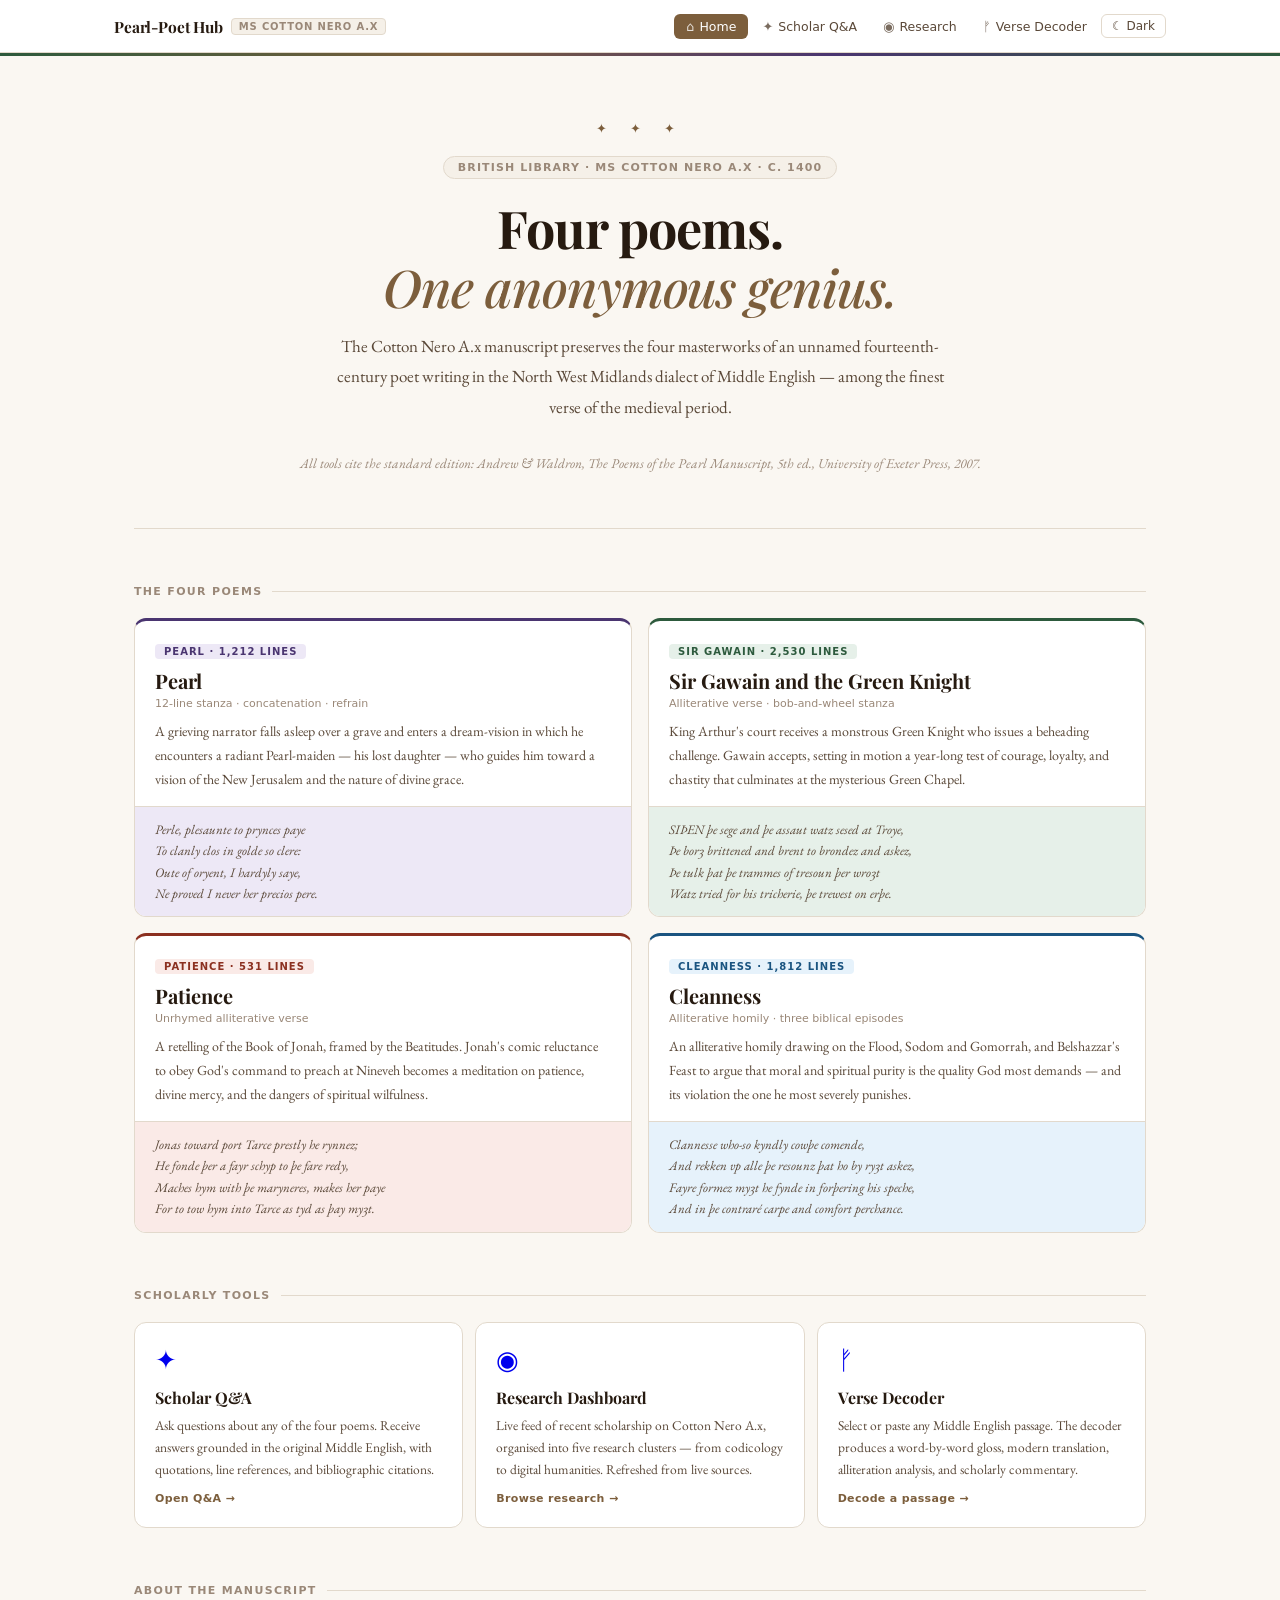
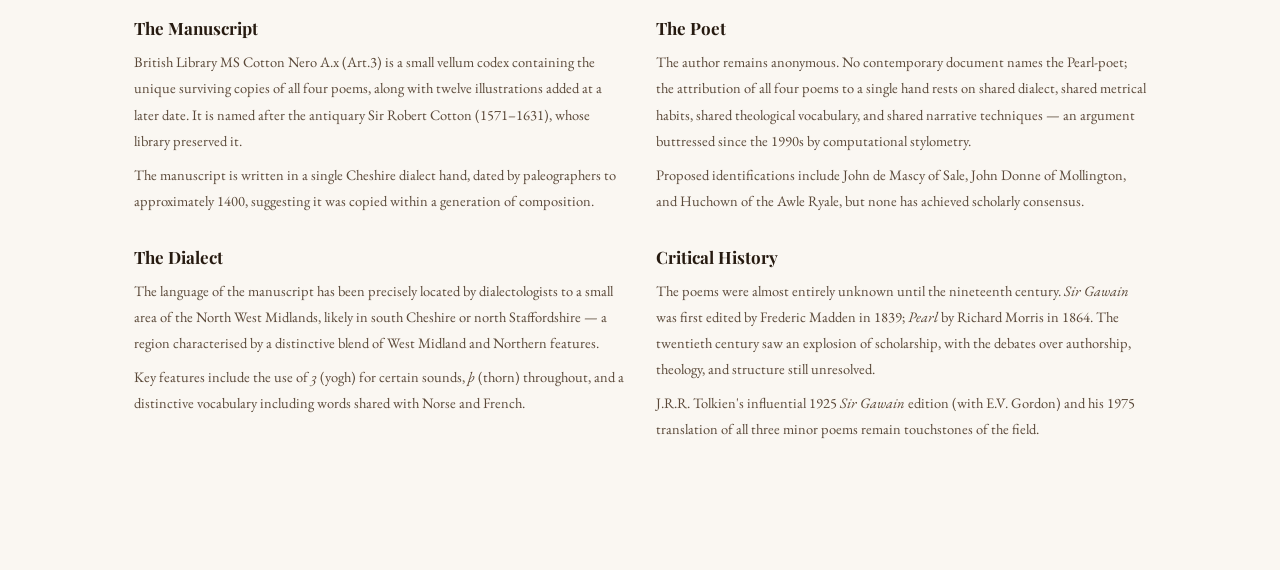
<file: index.html>
<!DOCTYPE html>
<html lang="en" data-theme="light">
<head>
  <meta charset="UTF-8">
  <meta name="viewport" content="width=device-width, initial-scale=1.0">
  <title>Cotton Nero A.x — Pearl-Poet Scholarly Hub</title>
  <link rel="preconnect" href="https://fonts.googleapis.com">
  <link rel="preconnect" href="https://fonts.gstatic.com" crossorigin>
  <link href="https://fonts.googleapis.com/css2?family=Playfair+Display:ital,wght@0,600;0,700;1,500&family=EB+Garamond:ital,wght@0,400;0,500;1,400&display=swap" rel="stylesheet">
  <link rel="stylesheet" href="style.css">
  <link rel="stylesheet" href="site.css">
</head>
<body class="fs-md">

<!-- ── Site Navigation ── -->
<nav class="site-nav">
  <div class="site-nav-inner">
    <a href="index.html" class="nav-brand">
      Pearl-Poet Hub
      <span class="nav-brand-ms">MS Cotton Nero A.x</span>
    </a>
    <div class="nav-links">
      <a href="index.html"   class="nav-link"><span class="nav-icon">⌂</span> <span>Home</span></a>
      <a href="qa.html"      class="nav-link"><span class="nav-icon">✦</span> <span>Scholar Q&amp;A</span></a>
      <a href="research.html"class="nav-link"><span class="nav-icon">◉</span> <span>Research</span></a>
      <a href="explore.html" class="nav-link"><span class="nav-icon">ᚠ</span> <span>Verse Decoder</span></a>
      <button id="nav-dark-btn" class="nav-dark-btn">☾ Dark</button>
    </div>
  </div>
</nav>
<div class="page-top-bar"></div>

<div class="home-container">

  <!-- ── Hero ── -->
  <div class="home-hero">
    <div class="ornament">✦ ✦ ✦</div>
    <span class="ms-tag">British Library · MS Cotton Nero A.x · c. 1400</span>
    <h1>Four poems.<br><em>One anonymous genius.</em></h1>
    <p class="lead">
      The Cotton Nero A.x manuscript preserves the four masterworks of an unnamed
      fourteenth-century poet writing in the North West Midlands dialect of Middle English —
      among the finest verse of the medieval period.
    </p>
    <p class="edition-note">All tools cite the standard edition: Andrew &amp; Waldron, <em>The Poems of the Pearl Manuscript</em>, 5th ed., University of Exeter Press, 2007.</p>
  </div>

  <!-- ── Poems ── -->
  <div class="home-section-label">The Four Poems</div>
  <div class="poem-grid">

    <a class="poem-card" data-poem="pearl" href="qa.html?poem=pearl">
      <div class="poem-card-top">
        <span class="poem-card-num">Pearl · 1,212 lines</span>
        <div class="poem-card-title">Pearl</div>
        <div class="poem-card-lines">12-line stanza · concatenation · refrain</div>
        <p class="poem-card-desc">A grieving narrator falls asleep over a grave and enters a dream-vision in which he encounters a radiant Pearl-maiden — his lost daughter — who guides him toward a vision of the New Jerusalem and the nature of divine grace.</p>
      </div>
      <div class="poem-card-excerpt">
        <span class="excerpt-line">Perle, plesaunte to prynces paye</span>
        <span class="excerpt-line">To clanly clos in golde so clere:</span>
        <span class="excerpt-line">Oute of oryent, I hardyly saye,</span>
        <span class="excerpt-line">Ne proved I never her precios pere.</span>
      </div>
    </a>

    <a class="poem-card" data-poem="sggk" href="qa.html?poem=sggk">
      <div class="poem-card-top">
        <span class="poem-card-num">Sir Gawain · 2,530 lines</span>
        <div class="poem-card-title">Sir Gawain and the Green Knight</div>
        <div class="poem-card-lines">Alliterative verse · bob-and-wheel stanza</div>
        <p class="poem-card-desc">King Arthur's court receives a monstrous Green Knight who issues a beheading challenge. Gawain accepts, setting in motion a year-long test of courage, loyalty, and chastity that culminates at the mysterious Green Chapel.</p>
      </div>
      <div class="poem-card-excerpt">
        <span class="excerpt-line">SIÞEN þe sege and þe assaut watz sesed at Troye,</span>
        <span class="excerpt-line">Þe borȝ brittened and brent to brondez and askez,</span>
        <span class="excerpt-line">Þe tulk þat þe trammes of tresoun þer wroȝt</span>
        <span class="excerpt-line">Watz tried for his tricherie, þe trewest on erþe.</span>
      </div>
    </a>

    <a class="poem-card" data-poem="patience" href="qa.html?poem=patience">
      <div class="poem-card-top">
        <span class="poem-card-num">Patience · 531 lines</span>
        <div class="poem-card-title">Patience</div>
        <div class="poem-card-lines">Unrhymed alliterative verse</div>
        <p class="poem-card-desc">A retelling of the Book of Jonah, framed by the Beatitudes. Jonah's comic reluctance to obey God's command to preach at Nineveh becomes a meditation on patience, divine mercy, and the dangers of spiritual wilfulness.</p>
      </div>
      <div class="poem-card-excerpt">
        <span class="excerpt-line">Jonas toward port Tarce prestly he rynnez;</span>
        <span class="excerpt-line">He fonde þer a fayr schyp to þe fare redy,</span>
        <span class="excerpt-line">Maches hym with þe maryneres, makes her paye</span>
        <span class="excerpt-line">For to tow hym into Tarce as tyd as þay myȝt.</span>
      </div>
    </a>

    <a class="poem-card" data-poem="cleanness" href="qa.html?poem=cleanness">
      <div class="poem-card-top">
        <span class="poem-card-num">Cleanness · 1,812 lines</span>
        <div class="poem-card-title">Cleanness</div>
        <div class="poem-card-lines">Alliterative homily · three biblical episodes</div>
        <p class="poem-card-desc">An alliterative homily drawing on the Flood, Sodom and Gomorrah, and Belshazzar's Feast to argue that moral and spiritual purity is the quality God most demands — and its violation the one he most severely punishes.</p>
      </div>
      <div class="poem-card-excerpt">
        <span class="excerpt-line">Clannesse who-so kyndly cowþe comende,</span>
        <span class="excerpt-line">And rekken vp alle þe resounz þat ho by ryȝt askez,</span>
        <span class="excerpt-line">Fayre formez myȝt he fynde in forþering his speche,</span>
        <span class="excerpt-line">And in þe contraré carpe and comfort perchance.</span>
      </div>
    </a>

  </div><!-- /poem-grid -->

  <!-- ── Tools ── -->
  <div class="home-section-label">Scholarly Tools</div>
  <div class="tool-grid">

    <a class="tool-card" href="qa.html">
      <span class="tool-card-icon">✦</span>
      <div class="tool-card-title">Scholar Q&amp;A</div>
      <p class="tool-card-desc">Ask questions about any of the four poems. Receive answers grounded in the original Middle English, with quotations, line references, and bibliographic citations.</p>
      <span class="tool-card-arrow">Open Q&A →</span>
    </a>

    <a class="tool-card" href="research.html">
      <span class="tool-card-icon">◉</span>
      <div class="tool-card-title">Research Dashboard</div>
      <p class="tool-card-desc">Live feed of recent scholarship on Cotton Nero A.x, organised into five research clusters — from codicology to digital humanities. Refreshed from live sources.</p>
      <span class="tool-card-arrow">Browse research →</span>
    </a>

    <a class="tool-card" href="explore.html">
      <span class="tool-card-icon">ᚠ</span>
      <div class="tool-card-title">Verse Decoder</div>
      <p class="tool-card-desc">Select or paste any Middle English passage. The decoder produces a word-by-word gloss, modern translation, alliteration analysis, and scholarly commentary.</p>
      <span class="tool-card-arrow">Decode a passage →</span>
    </a>

  </div>

  <!-- ── About ── -->
  <div class="home-section-label">About the Manuscript</div>
  <div class="about-grid">
    <div class="about-block">
      <h3>The Manuscript</h3>
      <p>British Library MS Cotton Nero A.x (Art.3) is a small vellum codex containing the unique surviving copies of all four poems, along with twelve illustrations added at a later date. It is named after the antiquary Sir Robert Cotton (1571–1631), whose library preserved it.</p>
      <p>The manuscript is written in a single Cheshire dialect hand, dated by paleographers to approximately 1400, suggesting it was copied within a generation of composition.</p>
    </div>
    <div class="about-block">
      <h3>The Poet</h3>
      <p>The author remains anonymous. No contemporary document names the Pearl-poet; the attribution of all four poems to a single hand rests on shared dialect, shared metrical habits, shared theological vocabulary, and shared narrative techniques — an argument buttressed since the 1990s by computational stylometry.</p>
      <p>Proposed identifications include John de Mascy of Sale, John Donne of Mollington, and Huchown of the Awle Ryale, but none has achieved scholarly consensus.</p>
    </div>
    <div class="about-block">
      <h3>The Dialect</h3>
      <p>The language of the manuscript has been precisely located by dialectologists to a small area of the North West Midlands, likely in south Cheshire or north Staffordshire — a region characterised by a distinctive blend of West Midland and Northern features.</p>
      <p>Key features include the use of <em>ȝ</em> (yogh) for certain sounds, <em>þ</em> (thorn) throughout, and a distinctive vocabulary including words shared with Norse and French.</p>
    </div>
    <div class="about-block">
      <h3>Critical History</h3>
      <p>The poems were almost entirely unknown until the nineteenth century. <em>Sir Gawain</em> was first edited by Frederic Madden in 1839; <em>Pearl</em> by Richard Morris in 1864. The twentieth century saw an explosion of scholarship, with the debates over authorship, theology, and structure still unresolved.</p>
      <p>J.R.R. Tolkien's influential 1925 <em>Sir Gawain</em> edition (with E.V. Gordon) and his 1975 translation of all three minor poems remain touchstones of the field.</p>
    </div>
  </div>

</div><!-- /home-container -->

<script src="nav.js"></script>
</body>
</html>
</file>
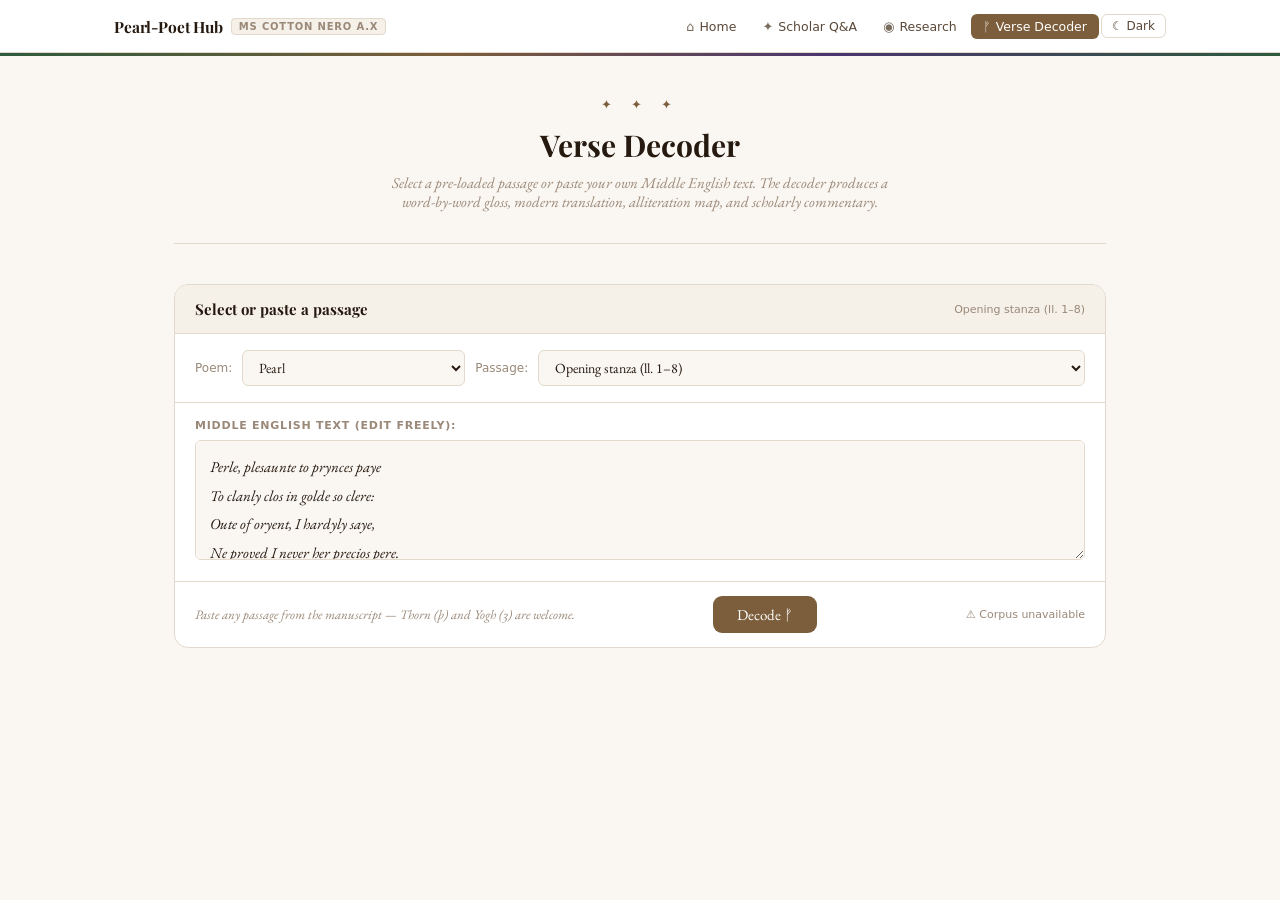
<file: explore.html>
<!DOCTYPE html>
<html lang="en" data-theme="light">
<head>
  <meta charset="UTF-8">
  <meta name="viewport" content="width=device-width, initial-scale=1.0">
  <title>Verse Decoder — Cotton Nero A.x</title>
  <link rel="preconnect" href="https://fonts.googleapis.com">
  <link rel="preconnect" href="https://fonts.gstatic.com" crossorigin>
  <link href="https://fonts.googleapis.com/css2?family=Playfair+Display:ital,wght@0,600;0,700;1,500&family=EB+Garamond:ital,wght@0,400;0,500;1,400&display=swap" rel="stylesheet">
  <link rel="stylesheet" href="style.css">
  <link rel="stylesheet" href="site.css">
</head>
<body class="fs-md">

<!-- ── Site Navigation ── -->
<nav class="site-nav">
  <div class="site-nav-inner">
    <a href="index.html" class="nav-brand">
      Pearl-Poet Hub
      <span class="nav-brand-ms">MS Cotton Nero A.x</span>
    </a>
    <div class="nav-links">
      <a href="index.html"   class="nav-link"><span class="nav-icon">⌂</span> <span>Home</span></a>
      <a href="qa.html"      class="nav-link"><span class="nav-icon">✦</span> <span>Scholar Q&amp;A</span></a>
      <a href="research.html"class="nav-link"><span class="nav-icon">◉</span> <span>Research</span></a>
      <a href="explore.html" class="nav-link"><span class="nav-icon">ᚠ</span> <span>Verse Decoder</span></a>
      <button id="nav-dark-btn" class="nav-dark-btn">☾ Dark</button>
    </div>
  </div>
</nav>
<div class="page-top-bar"></div>

<div class="explore-container">

  <!-- ── Header ── -->
  <div class="explore-header">
    <div class="ornament" style="color:var(--accent);font-size:13px;letter-spacing:8px;margin-bottom:12px;">✦ ✦ ✦</div>
    <h1>Verse Decoder</h1>
    <p>Select a pre-loaded passage or paste your own Middle English text. The decoder produces a word-by-word gloss, modern translation, alliteration map, and scholarly commentary.</p>
  </div>

  <!-- ── Input panel ── -->
  <div class="decode-input-panel">
    <div class="decode-panel-header">
      <span class="decode-panel-title">Select or paste a passage</span>
      <span id="passage-poem-label" style="font-family:var(--sans);font-size:11px;color:var(--muted);"></span>
    </div>

    <div class="passage-selector-row">
      <label style="font-family:var(--sans);font-size:12px;color:var(--muted);flex-shrink:0;">Poem:</label>
      <select class="passage-select" id="poem-select">
        <option value="pearl">Pearl</option>
        <option value="sggk">Sir Gawain and the Green Knight</option>
        <option value="patience">Patience</option>
        <option value="cleanness">Cleanness</option>
      </select>
      <label style="font-family:var(--sans);font-size:12px;color:var(--muted);flex-shrink:0;">Passage:</label>
      <select class="passage-select" id="passage-select" style="flex:1;min-width:180px;">
      </select>
    </div>

    <div class="passage-textarea-wrap">
      <label class="passage-textarea-label" for="passage-input">Middle English text (edit freely):</label>
      <textarea id="passage-input" spellcheck="false" autocorrect="off" autocapitalize="off"></textarea>
    </div>

    <div class="decode-actions">
      <span class="decode-hint">Paste any passage from the manuscript — Thorn (þ) and Yogh (ȝ) are welcome.</span>
      <button id="decode-btn">Decode ᚠ</button>
    </div>
  </div>

  <!-- ── Loading ── -->
  <div class="decode-loading" id="decode-loading">
    <span class="thinking-dots"><span class="dot"></span><span class="dot"></span><span class="dot"></span></span>
    Consulting the glossary…
  </div>

  <!-- ── Results ── -->
  <div class="decode-results" id="decode-results">

    <!-- Side-by-side -->
    <div class="result-section">
      <div class="result-section-header">
        <div class="result-section-title">ᚠ Text &amp; Translation</div>
        <button class="action-btn" id="copy-translation-btn">⎘ Copy translation</button>
      </div>
      <div class="result-section-body">
        <div class="side-by-side">
          <div>
            <div class="text-col-label">Middle English</div>
            <div class="me-text" id="me-display"></div>
          </div>
          <div>
            <div class="text-col-label">Modern English</div>
            <div class="mod-text" id="mod-display"></div>
          </div>
        </div>
      </div>
    </div>

    <!-- Word glossary -->
    <div class="result-section">
      <div class="result-section-header">
        <div class="result-section-title">✦ Word Glossary</div>
        <span style="font-family:var(--sans);font-size:11px;color:var(--muted);" id="word-count-label"></span>
      </div>
      <div class="result-section-body" style="padding:0;overflow-x:auto;">
        <table class="gloss-table">
          <thead>
            <tr>
              <th>Middle English</th>
              <th>Phonetic</th>
              <th>Modern English</th>
              <th>Grammatical note</th>
              <th>Source</th>
            </tr>
          </thead>
          <tbody id="gloss-tbody"></tbody>
        </table>
      </div>
    </div>

    <!-- Commentary -->
    <div class="result-section">
      <div class="result-section-header">
        <div class="result-section-title">📜 Scholarly Commentary</div>
      </div>
      <div class="result-section-body">
        <div class="commentary-text" id="commentary-text"></div>
      </div>
    </div>

  </div><!-- /decode-results -->

</div><!-- /explore-container -->

<script src="nav.js"></script>
<script src="glossary.js"></script>
<script src="corpus.js"></script>
<script src="explore.js"></script>
</body>
</html>
</file>
<file: style.css>
/* ── Reset ───────────────────────────────────────────────── */
*, *::before, *::after { box-sizing: border-box; margin: 0; padding: 0; }

/* ── CSS Variables ───────────────────────────────────────── */
:root {
  --bg:          #faf7f2;
  --surface:     #ffffff;
  --surface-2:   #f5f0e8;
  --border:      #e2d9cc;
  --border-h:    #c8b090;
  --text:        #261a10;
  --text-2:      #5a4838;
  --muted:       #9a8878;
  --accent:      #7c5e3c;
  --accent-l:    #f0e8dc;
  --green:       #2d5a3d;
  --green-l:     #e6f0e9;
  --purple:      #4a3570;
  --purple-l:    #ede8f6;
  --gold:        #7a540e;
  --gold-l:      #fdf4d8;
  --patience:    #8b3020;
  --patience-l:  #faeae7;
  --clean:       #1a5480;
  --clean-l:     #e6f2fb;
  --danger:      #8b2020;
  --radius:      10px;
  --radius-sm:   6px;
  --sans:        system-ui, -apple-system, sans-serif;
  --serif:       'EB Garamond', Georgia, serif;
  --display:     'Playfair Display', Georgia, serif;
  --shadow:      0 2px 12px rgba(38,26,16,.06);
  --transition:  0.2s ease;
}

[data-theme="dark"] {
  --bg:        #1a1310;
  --surface:   #241c15;
  --surface-2: #2d2218;
  --border:    #3d3028;
  --border-h:  #5a4838;
  --text:      #f0e8dc;
  --text-2:    #c8b8a8;
  --muted:     #7a6858;
  --accent:    #c49a5c;
  --accent-l:  #2d2218;
  --green:     #5a9a6e;
  --green-l:   #1a2d20;
  --purple:    #8a78c8;
  --purple-l:  #1e1828;
  --gold:      #d4aa40;
  --gold-l:    #2a2010;
  --patience:  #d47868;
  --patience-l:#2d1a18;
  --clean:     #60a8d8;
  --clean-l:   #18242d;
  --danger:    #c86060;
  --shadow:    0 2px 12px rgba(0,0,0,.3);
}

/* ── Font-size modifiers ────────────────────────────────── */
body.fs-sm { font-size: 14px; }
body.fs-md { font-size: 16px; }
body.fs-lg { font-size: 18px; }

/* ── Base ───────────────────────────────────────────────── */
body {
  font-family: var(--serif);
  font-size: 16px;
  background: var(--bg);
  color: var(--text);
  min-height: 100vh;
  transition: background var(--transition), color var(--transition);
}

/* ── Top gradient bar ────────────────────────────────────── */
.top-bar {
  height: 3px;
  background: linear-gradient(90deg, var(--green) 0%, var(--accent) 35%, var(--purple) 65%, var(--green) 100%);
}

/* ── Toolbar ────────────────────────────────────────────── */
.toolbar {
  background: var(--surface);
  border-bottom: 1px solid var(--border);
  position: sticky;
  top: 0;
  z-index: 100;
  transition: background var(--transition), border-color var(--transition);
}
.toolbar-inner {
  max-width: 800px;
  margin: 0 auto;
  padding: 0 1.5rem;
  height: 46px;
  display: flex;
  align-items: center;
  justify-content: space-between;
  gap: 8px;
}
.toolbar-left { display: flex; align-items: center; gap: 8px; }
.tool-label {
  font-family: var(--display);
  font-size: 13px;
  color: var(--muted);
  letter-spacing: 0.04em;
}
.toolbar-right { display: flex; align-items: center; gap: 4px; }
.tool-btn {
  font-family: var(--sans);
  font-size: 12px;
  padding: 4px 10px;
  border-radius: var(--radius-sm);
  border: 1px solid var(--border);
  background: transparent;
  color: var(--text-2);
  cursor: pointer;
  transition: background var(--transition), color var(--transition), border-color var(--transition);
  white-space: nowrap;
  display: inline-flex;
  align-items: center;
  gap: 4px;
}
.tool-btn:hover { background: var(--accent-l); color: var(--accent); border-color: var(--border-h); }
.tool-btn.active { background: var(--accent); color: #fff; border-color: var(--accent); }
.badge {
  background: var(--accent);
  color: #fff;
  font-size: 10px;
  font-weight: 700;
  min-width: 16px;
  height: 16px;
  border-radius: 99px;
  padding: 0 4px;
  display: inline-flex;
  align-items: center;
  justify-content: center;
}
.badge.hidden { display: none; }

/* ── Container ───────────────────────────────────────────── */
.container {
  max-width: 800px;
  margin: 0 auto;
  padding: 2.25rem 1.5rem 6rem;
}

/* ── Header ──────────────────────────────────────────────── */
.site-header {
  text-align: center;
  margin-bottom: 2rem;
  padding-bottom: 1.75rem;
  border-bottom: 1px solid var(--border);
}
.ornament {
  color: var(--accent);
  font-size: 14px;
  letter-spacing: 8px;
  margin-bottom: 10px;
}
.site-header h1 {
  font-family: var(--display);
  font-size: 30px;
  font-weight: 700;
  color: var(--text);
  letter-spacing: -0.01em;
  margin-bottom: 6px;
}
.subtitle {
  font-family: var(--display);
  font-style: italic;
  font-size: 15px;
  color: var(--muted);
}

/* ── Tabs ─────────────────────────────────────────────────── */
.tabs {
  display: flex;
  gap: 5px;
  margin-bottom: 1.25rem;
  background: var(--surface);
  border: 1px solid var(--border);
  border-radius: var(--radius);
  padding: 4px;
  overflow-x: auto;
}
.tab {
  flex: 1;
  min-width: 90px;
  padding: 7px 10px;
  border-radius: 7px;
  border: none;
  cursor: pointer;
  font-family: var(--serif);
  font-size: 14.5px;
  background: transparent;
  color: var(--muted);
  transition: background var(--transition), color var(--transition);
  white-space: nowrap;
}
.tab:hover:not(.active) { background: var(--accent-l); color: var(--accent); }
.tab.active[data-scope="all"]      { background: var(--accent);   color: #fff; }
.tab.active[data-scope="pearl"]     { background: var(--purple);   color: #fff; }
.tab.active[data-scope="sggk"]      { background: var(--green);    color: #fff; }
.tab.active[data-scope="patience"]  { background: var(--patience); color: #fff; }
.tab.active[data-scope="cleanness"] { background: var(--clean);    color: #fff; }

/* ── Suggestions ─────────────────────────────────────────── */
.suggestions-wrapper { margin-bottom: 1.5rem; }
.suggestions {
  display: flex;
  flex-wrap: wrap;
  gap: 6px;
  max-height: 72px;
  overflow: hidden;
  transition: max-height 0.35s ease;
}
.suggestions.expanded { max-height: 500px; }
.sug {
  padding: 5px 13px;
  border-radius: 99px;
  border: 1px solid var(--border);
  background: var(--surface);
  color: var(--muted);
  font-family: var(--serif);
  font-size: 13px;
  cursor: pointer;
  transition: background var(--transition), color var(--transition), border-color var(--transition);
}
.sug:hover { background: var(--accent-l); color: var(--accent); border-color: var(--border-h); }
.sugs-toggle {
  font-family: var(--sans);
  font-size: 12px;
  color: var(--muted);
  background: none;
  border: none;
  cursor: pointer;
  padding: 6px 0 0;
  display: block;
}
.sugs-toggle:hover { color: var(--accent); }

/* ── Divider ─────────────────────────────────────────────── */
.divider {
  display: flex;
  align-items: center;
  gap: 12px;
  margin: 1.25rem 0 1.5rem;
}
.divider::before, .divider::after {
  content: '';
  flex: 1;
  height: 0.5px;
  background: var(--border);
}
.divider span { color: var(--border-h); font-size: 13px; }

/* ── View header (bookmarks) ─────────────────────────────── */
.view-header {
  display: flex;
  align-items: center;
  justify-content: space-between;
  margin-bottom: 1.25rem;
}
.view-header h2 {
  font-family: var(--display);
  font-size: 18px;
  font-weight: 600;
  color: var(--text);
}

/* ── Messages ─────────────────────────────────────────────── */
.messages {
  display: flex;
  flex-direction: column;
  gap: 18px;
  margin-bottom: 1.5rem;
  min-height: 80px;
}
.empty {
  text-align: center;
  color: var(--muted);
  font-style: italic;
  font-size: 15px;
  padding: 2.5rem 0;
}

/* ── Message bubbles ─────────────────────────────────────── */
.msg { display: flex; flex-direction: column; gap: 4px; }
.msg.user { align-items: flex-end; }
.msg.assistant { align-items: flex-start; }

.msg-label {
  font-family: var(--sans);
  font-size: 10.5px;
  color: var(--muted);
  font-weight: 600;
  text-transform: uppercase;
  letter-spacing: 0.08em;
  display: flex;
  align-items: center;
  gap: 6px;
}
.msg-time { font-size: 10px; color: var(--muted); opacity: 0.7; }

.msg-bubble {
  max-width: 90%;
  padding: 11px 15px;
  font-size: 1em;
  line-height: 1.72;
  color: var(--text);
  border-radius: 13px;
  border: 1px solid var(--border);
  white-space: pre-wrap;
  word-break: break-word;
  transition: background var(--transition);
}
.msg.user  .msg-bubble { background: var(--surface-2); border-color: var(--border-h); border-radius: 13px 13px 4px 13px; }
.msg.assistant .msg-bubble { background: var(--surface); border-radius: 13px 13px 13px 4px; }
.msg.failed .msg-bubble { border-color: var(--danger); }

/* ── Source pills ────────────────────────────────────────── */
.pill {
  display: inline-block;
  font-family: var(--sans);
  font-size: 11px;
  font-weight: 600;
  padding: 2px 10px;
  border-radius: 99px;
  margin-top: 8px;
  letter-spacing: 0.03em;
}
.pill-all      { background: var(--gold-l);     color: var(--gold);     }
.pill-pearl     { background: var(--purple-l);   color: var(--purple);   }
.pill-sggk      { background: var(--green-l);    color: var(--green);    }
.pill-patience  { background: var(--patience-l); color: var(--patience); }
.pill-cleanness { background: var(--clean-l);    color: var(--clean);    }

/* ── Message actions ─────────────────────────────────────── */
.msg-actions {
  display: flex;
  gap: 5px;
  margin-top: 4px;
  opacity: 0;
  transition: opacity 0.15s;
}
.msg:hover .msg-actions { opacity: 1; }
.action-btn {
  font-family: var(--sans);
  font-size: 11px;
  padding: 3px 9px;
  border-radius: var(--radius-sm);
  border: 1px solid var(--border);
  background: var(--surface);
  color: var(--muted);
  cursor: pointer;
  transition: all 0.15s;
}
.action-btn:hover         { background: var(--accent-l); color: var(--accent); border-color: var(--border-h); }
.action-btn.bookmarked    { color: var(--gold); border-color: var(--gold-l); background: var(--gold-l); }
.action-btn.copied        { color: var(--green); border-color: var(--green-l); background: var(--green-l); }

/* ── Thinking animation ──────────────────────────────────── */
.thinking-dots { display: inline-flex; gap: 4px; align-items: center; margin-left: 4px; }
.dot {
  display: inline-block;
  width: 5px; height: 5px;
  border-radius: 50%;
  background: var(--muted);
  animation: blink 1.3s ease-in-out infinite;
}
.dot:nth-child(2) { animation-delay: .2s; }
.dot:nth-child(3) { animation-delay: .4s; }
@keyframes blink { 0%, 80%, 100% { opacity: .2; } 40% { opacity: 1; } }

/* ── Input area ──────────────────────────────────────────── */
.input-wrap {
  position: sticky;
  bottom: 0;
  background: var(--bg);
  padding: 12px 0 6px;
  transition: background var(--transition);
}
.input-row {
  display: flex;
  gap: 8px;
  align-items: flex-end;
  background: var(--surface);
  border: 1.5px solid var(--border-h);
  border-radius: 13px;
  padding: 10px 10px 10px 16px;
  box-shadow: var(--shadow);
  transition: border-color var(--transition), box-shadow var(--transition);
}
.input-row:focus-within {
  border-color: var(--accent);
  box-shadow: 0 0 0 3px rgba(124,94,60,.12);
}
#question {
  flex: 1;
  border: none;
  outline: none;
  resize: none;
  font-family: var(--serif);
  font-size: 1em;
  color: var(--text);
  background: transparent;
  line-height: 1.55;
  max-height: 120px;
  min-height: 26px;
  overflow-y: auto;
}
#question::placeholder { color: var(--muted); }
#send-btn {
  height: 38px;
  padding: 0 18px;
  border-radius: 9px;
  border: none;
  background: var(--accent);
  color: #fff;
  font-family: var(--serif);
  font-size: 1em;
  cursor: pointer;
  flex-shrink: 0;
  transition: background var(--transition), transform 0.1s;
}
#send-btn:hover:not(:disabled) { background: var(--text); }
#send-btn:active:not(:disabled) { transform: scale(0.97); }
#send-btn:disabled { background: var(--border); color: var(--muted); cursor: not-allowed; }
.input-meta {
  display: flex;
  justify-content: space-between;
  align-items: center;
  padding: 4px 4px 0;
}
.char-count { font-family: var(--sans); font-size: 11px; color: var(--muted); }
.char-count.over { color: var(--danger); }
.status-text { font-family: var(--sans); font-size: 11px; color: var(--muted); font-style: italic; }

/* ── Citation bar ────────────────────────────────────────── */
.cite-bar {
  display: flex;
  align-items: center;
  gap: 6px;
  padding: 10px 0 0;
  flex-wrap: wrap;
}
.cite-label {
  font-family: var(--sans);
  font-size: 11.5px;
  color: var(--muted);
}
.cite-btn {
  font-family: var(--sans);
  font-size: 11px;
  padding: 3px 10px;
  border-radius: 99px;
  border: 1px solid var(--border);
  background: var(--surface);
  color: var(--text-2);
  cursor: pointer;
  transition: all 0.15s;
}
.cite-btn:hover { background: var(--accent-l); color: var(--accent); border-color: var(--border-h); }

/* ── Error / retry ───────────────────────────────────────── */
.error-note {
  font-family: var(--sans);
  font-size: 11.5px;
  color: var(--danger);
  margin-top: 5px;
}

/* ── Utility ─────────────────────────────────────────────── */
.hidden { display: none !important; }

/* ── Responsive ──────────────────────────────────────────── */
@media (max-width: 600px) {
  .container { padding: 1.5rem 1rem 6rem; }
  .toolbar-inner { padding: 0 1rem; }
  .tool-label { display: none; }
  .msg-bubble { max-width: 95%; }
  .site-header h1 { font-size: 24px; }
  .tabs { gap: 3px; padding: 3px; }
  .tab { font-size: 13px; padding: 6px 6px; min-width: 70px; }
}

/* ── Markdown content inside bubbles ─────────────────────── */
.msg-content p          { margin: 0 0 0.75em; }
.msg-content p:last-child { margin-bottom: 0; }
.msg-content h1,
.msg-content h2,
.msg-content h3         { font-family: var(--display); font-weight: 600; margin: 0.9em 0 0.4em; color: var(--text); }
.msg-content h1         { font-size: 1.15em; }
.msg-content h2         { font-size: 1.05em; }
.msg-content h3         { font-size: 0.97em; }
.msg-content ul,
.msg-content ol         { padding-left: 1.4em; margin: 0.5em 0 0.75em; }
.msg-content li         { margin-bottom: 0.3em; }
.msg-content strong     { font-weight: 600; color: var(--text); }
.msg-content em         { font-style: italic; }
.msg-content code       { font-family: monospace; font-size: 0.88em; background: var(--surface-2); padding: 1px 5px; border-radius: 4px; }
.msg-content pre        { background: var(--surface-2); border: 1px solid var(--border); border-radius: var(--radius-sm); padding: 10px 14px; overflow-x: auto; margin: 0.75em 0; }
.msg-content pre code   { background: none; padding: 0; }
.msg-content blockquote { border-left: 3px solid var(--border-h); margin: 0.75em 0; padding: 4px 0 4px 14px; color: var(--text-2); font-style: italic; }
.msg-content hr         { border: none; border-top: 1px solid var(--border); margin: 1em 0; }
.msg-content a          { color: var(--accent); text-decoration: underline; }
/* ── Fix pre-wrap interference with markdown ─────────────── */
.msg.assistant .msg-bubble { white-space: normal; }

/* ── Markdown content inside bubbles ─────────────────────── */
.msg-content p            { margin: 0 0 0.75em; }
.msg-content p:last-child { margin-bottom: 0; }
.msg-content h1,
.msg-content h2,
.msg-content h3           { font-family: var(--display); font-weight: 600; margin: 0.9em 0 0.4em; color: var(--text); }
.msg-content h1           { font-size: 1.15em; }
.msg-content h2           { font-size: 1.05em; }
.msg-content h3           { font-size: 0.97em; }
.msg-content ul,
.msg-content ol           { padding-left: 1.4em; margin: 0.5em 0 0.75em; }
.msg-content li           { margin-bottom: 0.3em; }
.msg-content strong       { font-weight: 600; color: var(--text); }
.msg-content em           { font-style: italic; }
.msg-content code         { font-family: monospace; font-size: 0.88em; background: var(--surface-2); padding: 1px 5px; border-radius: 4px; }
.msg-content pre          { background: var(--surface-2); border: 1px solid var(--border); border-radius: var(--radius-sm); padding: 10px 14px; overflow-x: auto; margin: 0.75em 0; }
.msg-content pre code     { background: none; padding: 0; }
.msg-content blockquote   { border-left: 3px solid var(--border-h); margin: 0.75em 0; padding: 4px 0 4px 14px; color: var(--text-2); font-style: italic; }
.msg-content hr           { border: none; border-top: 1px solid var(--border); margin: 1em 0; }
.msg-content a            { color: var(--accent); text-decoration: underline; }

/* ── Markdown tables ─────────────────────────────────────── */
.msg-content table        { border-collapse: collapse; width: 100%; margin: 0.85em 0; font-size: 0.92em; }
.msg-content th,
.msg-content td           { border: 1px solid var(--border); padding: 7px 12px; text-align: left; vertical-align: top; }
.msg-content th           { background: var(--surface-2); font-family: var(--sans); font-size: 0.85em; font-weight: 600; letter-spacing: 0.03em; color: var(--text-2); }
.msg-content tr:nth-child(even) td { background: var(--surface-2); }

/* ── Chart wrapper ───────────────────────────────────────── */
.chart-wrapper {
  margin: 1em 0;
  padding: 14px 16px;
  background: var(--surface-2);
  border: 1px solid var(--border);
  border-radius: var(--radius);
}
.chart-title {
  font-family: var(--display);
  font-size: 0.95em;
  font-weight: 600;
  color: var(--text-2);
  margin-bottom: 10px;
  text-align: center;
  font-style: italic;
}
.chart-wrapper canvas { max-height: 280px; }

/* ── Footnote modal ──────────────────────────────────────── */
@keyframes modal-in {
  from { opacity: 0; transform: translateY(18px) scale(0.98); }
  to   { opacity: 1; transform: translateY(0)    scale(1);    }
}
@keyframes overlay-in {
  from { opacity: 0; }
  to   { opacity: 1; }
}

.modal-overlay {
  position: fixed;
  inset: 0;
  background: rgba(0,0,0,0.5);
  backdrop-filter: blur(3px);
  z-index: 200;
  display: flex;
  align-items: center;
  justify-content: center;
  padding: 1.5rem;
  animation: overlay-in 0.2s ease;
}
.modal {
  background: var(--bg);
  border: 1px solid var(--border-h);
  border-radius: 14px;
  box-shadow: 0 20px 60px rgba(0,0,0,.3);
  width: 100%;
  max-width: 680px;
  max-height: 82vh;
  display: flex;
  flex-direction: column;
  overflow: hidden;
  animation: modal-in 0.25s cubic-bezier(.22,.68,0,1.2);
}
.modal-top-bar {
  height: 3px;
  flex-shrink: 0;
  background: linear-gradient(90deg, var(--purple) 0%, var(--accent) 40%, var(--green) 100%);
}
.modal-header {
  display: flex;
  align-items: center;
  justify-content: space-between;
  padding: 16px 20px 14px;
  border-bottom: 1px solid var(--border);
  flex-shrink: 0;
  background: var(--surface);
}
.modal-header-left { display: flex; flex-direction: column; gap: 2px; }
.modal-ornament    { font-size: 10px; letter-spacing: 6px; color: var(--accent); }
.modal-title {
  font-family: var(--display);
  font-size: 18px;
  font-weight: 700;
  color: var(--text);
  letter-spacing: -0.01em;
}
.modal-subtitle {
  font-family: var(--display);
  font-style: italic;
  font-size: 12px;
  color: var(--muted);
  margin-top: 1px;
}
.modal-close {
  background: none;
  border: 1px solid var(--border);
  font-size: 13px;
  color: var(--muted);
  cursor: pointer;
  width: 30px; height: 30px;
  border-radius: 50%;
  display: flex; align-items: center; justify-content: center;
  transition: background var(--transition), color var(--transition), border-color var(--transition);
  flex-shrink: 0;
}
.modal-close:hover { background: var(--accent-l); color: var(--accent); border-color: var(--border-h); }

.modal-body {
  padding: 20px;
  overflow-y: auto;
  flex: 1;
  display: flex;
  flex-direction: column;
  gap: 12px;
}
.modal-loading {
  color: var(--muted);
  font-family: var(--serif);
  font-style: italic;
  font-size: 15px;
  display: flex;
  align-items: center;
  gap: 8px;
  padding: 1.5rem 0;
}

/* ── Citation style cards ────────────────────────────────── */
.cite-card {
  border: 1px solid var(--border);
  border-radius: 10px;
  overflow: hidden;
  background: var(--surface);
}
.cite-card-header {
  display: flex;
  align-items: center;
  justify-content: space-between;
  padding: 9px 14px;
  border-bottom: 1px solid var(--border);
}
.cite-card-label {
  font-family: var(--sans);
  font-size: 11px;
  font-weight: 700;
  letter-spacing: 0.1em;
  text-transform: uppercase;
}
.cite-card[data-style="MLA"]     { border-left: 3px solid var(--purple);   }
.cite-card[data-style="Chicago"] { border-left: 3px solid var(--green);    }
.cite-card[data-style="APA"]     { border-left: 3px solid var(--patience); }
.cite-card[data-style="MHRA"]    { border-left: 3px solid var(--clean);    }
.cite-card[data-style="MLA"]     .cite-card-label { color: var(--purple);   }
.cite-card[data-style="Chicago"] .cite-card-label { color: var(--green);    }
.cite-card[data-style="APA"]     .cite-card-label { color: var(--patience); }
.cite-card[data-style="MHRA"]    .cite-card-label { color: var(--clean);    }
.cite-card-copy {
  font-family: var(--sans);
  font-size: 10.5px;
  padding: 3px 9px;
  border-radius: 99px;
  border: 1px solid var(--border);
  background: transparent;
  color: var(--muted);
  cursor: pointer;
  transition: all 0.15s;
}
.cite-card-copy:hover  { background: var(--accent-l); color: var(--accent); border-color: var(--border-h); }
.cite-card-copy.copied { background: var(--green-l);  color: var(--green);  border-color: var(--green-l); }
.cite-card-body {
  padding: 12px 16px;
  font-family: var(--serif);
  font-size: 0.93em;
  line-height: 1.75;
  color: var(--text);
}
.cite-card-body p            { margin: 0 0 0.6em; }
.cite-card-body p:last-child { margin-bottom: 0; }
.cite-card-body strong       { font-weight: 600; }
.cite-card-body em           { font-style: italic; }
.cite-card-body code         { font-family: monospace; font-size: 0.88em; background: var(--surface-2); padding: 1px 5px; border-radius: 4px; }
.cite-card-body h3,
.cite-card-body h4           { font-family: var(--display); font-size: 0.95em; font-weight: 600; margin: 0.7em 0 0.3em; color: var(--text-2); }

/* ── Raw fallback (streaming / unparsed) ─────────────────── */
.modal-raw {
  font-family: var(--serif);
  font-size: 0.93em;
  line-height: 1.75;
  color: var(--text);
}
.modal-raw p            { margin: 0 0 0.7em; }
.modal-raw p:last-child { margin-bottom: 0; }
.modal-raw strong       { font-weight: 600; }
.modal-raw em           { font-style: italic; }

.modal-footer {
  padding: 12px 20px;
  border-top: 1px solid var(--border);
  display: flex;
  align-items: center;
  justify-content: space-between;
  flex-shrink: 0;
  background: var(--surface);
}
.modal-footer-note {
  font-family: var(--sans);
  font-size: 11px;
  color: var(--muted);
  font-style: italic;
}
@media (max-width: 600px) {
  .modal { max-height: 90vh; border-radius: 12px 12px 0 0; }
  .modal-overlay { align-items: flex-end; padding: 0; }
}
</file>
<file: site.css>
/* ══════════════════════════════════════════════════════════
   site.css — shared multi-page styles
   Companion to style.css (include both on every page)
   ══════════════════════════════════════════════════════════ */

/* ── Site Navigation ──────────────────────────────────────── */
.site-nav {
  background: var(--surface);
  border-bottom: 1px solid var(--border);
  position: sticky;
  top: 0;
  z-index: 200;
  transition: background var(--transition), border-color var(--transition);
}
.site-nav-inner {
  max-width: 1100px;
  margin: 0 auto;
  padding: 0 1.5rem;
  height: 52px;
  display: flex;
  align-items: center;
  justify-content: space-between;
  gap: 12px;
}
.nav-brand {
  font-family: var(--display);
  font-size: 15.5px;
  font-weight: 700;
  color: var(--text);
  text-decoration: none;
  letter-spacing: -0.01em;
  display: flex;
  align-items: center;
  gap: 8px;
  flex-shrink: 0;
  transition: color var(--transition);
}
.nav-brand:hover { color: var(--accent); }
.nav-brand-ms {
  font-family: var(--sans);
  font-size: 10px;
  font-weight: 600;
  letter-spacing: 0.08em;
  text-transform: uppercase;
  color: var(--muted);
  background: var(--surface-2);
  border: 1px solid var(--border);
  padding: 2px 7px;
  border-radius: 4px;
}
.nav-links {
  display: flex;
  align-items: center;
  gap: 2px;
}
.nav-link {
  font-family: var(--sans);
  font-size: 12.5px;
  font-weight: 500;
  padding: 5px 12px;
  border-radius: var(--radius-sm);
  text-decoration: none;
  color: var(--text-2);
  transition: background var(--transition), color var(--transition);
  white-space: nowrap;
  display: flex;
  align-items: center;
  gap: 5px;
}
.nav-link:hover  { background: var(--accent-l); color: var(--accent); }
.nav-link.active { background: var(--accent);   color: #fff; }
.nav-link .nav-icon { font-size: 13px; opacity: 0.8; }
.nav-dark-btn {
  font-family: var(--sans);
  font-size: 12px;
  padding: 4px 10px;
  border-radius: var(--radius-sm);
  border: 1px solid var(--border);
  background: transparent;
  color: var(--text-2);
  cursor: pointer;
  transition: background var(--transition), color var(--transition);
  white-space: nowrap;
  flex-shrink: 0;
}
.nav-dark-btn:hover { background: var(--accent-l); color: var(--accent); border-color: var(--border-h); }

@media (max-width: 640px) {
  .nav-brand-ms { display: none; }
  .nav-link .nav-icon { display: none; }
  .nav-link { font-size: 12px; padding: 5px 8px; }
}
@media (max-width: 420px) {
  .nav-link span:not(.nav-icon) { display: none; }
  .nav-link .nav-icon { display: inline; }
}

/* ══════════════════════════════════════════════════════════
   HOMEPAGE
   ══════════════════════════════════════════════════════════ */
.home-container {
  max-width: 1060px;
  margin: 0 auto;
  padding: 0 1.5rem 5rem;
}

/* ── Hero ── */
.home-hero {
  text-align: center;
  padding: 4rem 1rem 3.5rem;
  border-bottom: 1px solid var(--border);
  margin-bottom: 3.5rem;
}
.home-hero .ornament {
  color: var(--accent);
  font-size: 13px;
  letter-spacing: 10px;
  margin-bottom: 18px;
}
.home-hero h1 {
  font-family: var(--display);
  font-size: clamp(30px, 5vw, 52px);
  font-weight: 700;
  color: var(--text);
  line-height: 1.13;
  letter-spacing: -0.02em;
  margin-bottom: 14px;
}
.home-hero h1 em {
  font-style: italic;
  font-weight: 500;
  color: var(--accent);
}
.home-hero .ms-tag {
  display: inline-block;
  font-family: var(--sans);
  font-size: 11px;
  font-weight: 700;
  letter-spacing: 0.1em;
  text-transform: uppercase;
  color: var(--muted);
  background: var(--surface-2);
  border: 1px solid var(--border);
  padding: 4px 14px;
  border-radius: 99px;
  margin-bottom: 20px;
}
.home-hero .lead {
  font-family: var(--serif);
  font-size: 17px;
  color: var(--text-2);
  max-width: 640px;
  margin: 0 auto 2rem;
  line-height: 1.8;
}
.home-hero .edition-note {
  font-family: var(--serif);
  font-style: italic;
  font-size: 13.5px;
  color: var(--muted);
}

/* ── Section labels ── */
.home-section-label {
  font-family: var(--sans);
  font-size: 11px;
  font-weight: 700;
  letter-spacing: 0.12em;
  text-transform: uppercase;
  color: var(--muted);
  margin-bottom: 1.25rem;
  display: flex;
  align-items: center;
  gap: 10px;
}
.home-section-label::after {
  content: '';
  flex: 1;
  height: 1px;
  background: var(--border);
}

/* ── Poem grid ── */
.poem-grid {
  display: grid;
  grid-template-columns: repeat(2, 1fr);
  gap: 16px;
  margin-bottom: 3.5rem;
}
@media (max-width: 580px) { .poem-grid { grid-template-columns: 1fr; } }

.poem-card {
  background: var(--surface);
  border: 1px solid var(--border);
  border-radius: 12px;
  overflow: hidden;
  transition: box-shadow var(--transition), border-color var(--transition), transform 0.15s;
  text-decoration: none;
  display: flex;
  flex-direction: column;
}
.poem-card:hover {
  box-shadow: 0 6px 24px rgba(38,26,16,.1);
  transform: translateY(-2px);
}
.poem-card[data-poem="pearl"]     { --poem-color: var(--purple);   --poem-light: var(--purple-l);   border-top: 3px solid var(--purple);   }
.poem-card[data-poem="sggk"]      { --poem-color: var(--green);    --poem-light: var(--green-l);    border-top: 3px solid var(--green);    }
.poem-card[data-poem="patience"]  { --poem-color: var(--patience); --poem-light: var(--patience-l); border-top: 3px solid var(--patience); }
.poem-card[data-poem="cleanness"] { --poem-color: var(--clean);    --poem-light: var(--clean-l);    border-top: 3px solid var(--clean);    }
.poem-card:hover { border-color: var(--poem-color); }

.poem-card-top {
  padding: 18px 20px 14px;
  flex: 1;
}
.poem-card-num {
  font-family: var(--sans);
  font-size: 10px;
  font-weight: 700;
  letter-spacing: 0.1em;
  text-transform: uppercase;
  color: var(--poem-color);
  background: var(--poem-light);
  display: inline-block;
  padding: 2px 9px;
  border-radius: 4px;
  margin-bottom: 10px;
}
.poem-card-title {
  font-family: var(--display);
  font-size: 20px;
  font-weight: 700;
  color: var(--text);
  margin-bottom: 4px;
  line-height: 1.2;
}
.poem-card-lines {
  font-family: var(--sans);
  font-size: 11px;
  color: var(--muted);
  margin-bottom: 10px;
}
.poem-card-desc {
  font-family: var(--serif);
  font-size: 14px;
  color: var(--text-2);
  line-height: 1.7;
}
.poem-card-excerpt {
  background: var(--poem-light);
  border-top: 1px solid var(--border);
  padding: 12px 20px;
  font-family: var(--serif);
  font-style: italic;
  font-size: 13px;
  color: var(--text-2);
  line-height: 1.65;
}
.poem-card-excerpt .excerpt-line { display: block; }

/* ── Tool cards ── */
.tool-grid {
  display: grid;
  grid-template-columns: repeat(3, 1fr);
  gap: 12px;
  margin-bottom: 3.5rem;
}
@media (max-width: 640px) { .tool-grid { grid-template-columns: 1fr; } }

.tool-card {
  background: var(--surface);
  border: 1px solid var(--border);
  border-radius: 12px;
  padding: 20px;
  text-decoration: none;
  display: block;
  transition: box-shadow var(--transition), border-color var(--transition), transform 0.15s;
}
.tool-card:hover {
  border-color: var(--border-h);
  box-shadow: 0 4px 16px rgba(38,26,16,.08);
  transform: translateY(-2px);
}
.tool-card-icon {
  font-size: 26px;
  margin-bottom: 10px;
  display: block;
}
.tool-card-title {
  font-family: var(--display);
  font-size: 16px;
  font-weight: 700;
  color: var(--text);
  margin-bottom: 6px;
}
.tool-card-desc {
  font-family: var(--serif);
  font-size: 13.5px;
  color: var(--text-2);
  line-height: 1.65;
}
.tool-card-arrow {
  display: inline-block;
  margin-top: 12px;
  font-family: var(--sans);
  font-size: 11px;
  color: var(--accent);
  font-weight: 600;
  letter-spacing: 0.03em;
}

/* ── About section ── */
.about-grid {
  display: grid;
  grid-template-columns: 1fr 1fr;
  gap: 2rem;
  margin-bottom: 3rem;
}
@media (max-width: 640px) { .about-grid { grid-template-columns: 1fr; } }

.about-block h3 {
  font-family: var(--display);
  font-size: 17px;
  font-weight: 700;
  color: var(--text);
  margin-bottom: 10px;
}
.about-block p {
  font-family: var(--serif);
  font-size: 14.5px;
  color: var(--text-2);
  line-height: 1.8;
  margin-bottom: 8px;
}
.about-block p:last-child { margin-bottom: 0; }

/* ══════════════════════════════════════════════════════════
   RESEARCH PAGE
   ══════════════════════════════════════════════════════════ */
.research-container {
  max-width: 1060px;
  margin: 0 auto;
  padding: 2.5rem 1.5rem 5rem;
}
.research-header {
  text-align: center;
  margin-bottom: 2.5rem;
  padding-bottom: 2rem;
  border-bottom: 1px solid var(--border);
}
.research-header h1 {
  font-family: var(--display);
  font-size: 30px;
  font-weight: 700;
  color: var(--text);
  margin-bottom: 8px;
  letter-spacing: -0.01em;
}
.research-header p {
  font-family: var(--serif);
  font-style: italic;
  font-size: 15px;
  color: var(--muted);
  max-width: 580px;
  margin: 0 auto 14px;
}
.research-meta-bar {
  display: flex;
  align-items: center;
  justify-content: center;
  gap: 10px;
  flex-wrap: wrap;
}
.research-badge {
  font-family: var(--sans);
  font-size: 11px;
  font-weight: 600;
  letter-spacing: 0.06em;
  padding: 3px 10px;
  border-radius: 99px;
  border: 1px solid var(--border);
  color: var(--muted);
  background: var(--surface);
}
.research-refresh-btn {
  font-family: var(--sans);
  font-size: 12px;
  padding: 5px 14px;
  border-radius: var(--radius-sm);
  border: 1px solid var(--border);
  background: var(--surface);
  color: var(--text-2);
  cursor: pointer;
  transition: all var(--transition);
  display: flex;
  align-items: center;
  gap: 5px;
}
.research-refresh-btn:hover { background: var(--accent-l); color: var(--accent); border-color: var(--border-h); }
.research-refresh-btn.spinning .refresh-icon { animation: spin 1s linear infinite; }
@keyframes spin { to { transform: rotate(360deg); } }
.refresh-icon { display: inline-block; }

/* ── Category panels ── */
.category-panel {
  background: var(--surface);
  border: 1px solid var(--border);
  border-radius: 12px;
  margin-bottom: 16px;
  overflow: hidden;
  transition: box-shadow var(--transition);
}
.category-panel.open { box-shadow: 0 4px 20px rgba(38,26,16,.07); }

.category-header {
  display: flex;
  align-items: center;
  gap: 12px;
  padding: 16px 20px;
  cursor: pointer;
  user-select: none;
  transition: background var(--transition);
}
.category-header:hover { background: var(--surface-2); }
.category-header.open  { background: var(--surface-2); border-bottom: 1px solid var(--border); }

.category-accent {
  width: 4px;
  height: 36px;
  border-radius: 2px;
  flex-shrink: 0;
}
.category-icon {
  font-size: 20px;
  flex-shrink: 0;
  width: 28px;
  text-align: center;
}
.category-info { flex: 1; min-width: 0; }
.category-name {
  font-family: var(--display);
  font-size: 16.5px;
  font-weight: 700;
  color: var(--text);
  margin-bottom: 2px;
}
.category-sub-names {
  font-family: var(--sans);
  font-size: 11px;
  color: var(--muted);
  white-space: nowrap;
  overflow: hidden;
  text-overflow: ellipsis;
}
.category-actions {
  display: flex;
  align-items: center;
  gap: 8px;
  flex-shrink: 0;
}
.category-status {
  font-family: var(--sans);
  font-size: 11px;
  color: var(--muted);
}
.category-status.loaded { color: var(--green); }
.load-btn {
  font-family: var(--sans);
  font-size: 12px;
  padding: 5px 12px;
  border-radius: var(--radius-sm);
  border: 1px solid var(--border);
  background: var(--surface);
  color: var(--text-2);
  cursor: pointer;
  transition: all var(--transition);
  white-space: nowrap;
}
.load-btn:hover   { background: var(--accent-l); color: var(--accent); border-color: var(--border-h); }
.load-btn.loading { pointer-events: none; color: var(--muted); }
.category-chevron {
  font-size: 11px;
  color: var(--muted);
  transition: transform 0.2s;
  flex-shrink: 0;
}
.category-header.open .category-chevron { transform: rotate(180deg); }

/* ── Category body ── */
.category-body {
  display: none;
  padding: 20px;
}
.category-body.open { display: block; }

/* ── Subcategory tabs ── */
.subcategory-tabs {
  display: flex;
  gap: 5px;
  margin-bottom: 18px;
  flex-wrap: wrap;
}
.subcat-tab {
  font-family: var(--sans);
  font-size: 12px;
  padding: 5px 12px;
  border-radius: 99px;
  border: 1px solid var(--border);
  background: transparent;
  color: var(--muted);
  cursor: pointer;
  transition: all var(--transition);
}
.subcat-tab:hover  { background: var(--accent-l); color: var(--accent); border-color: var(--border-h); }
.subcat-tab.active { background: var(--accent); color: #fff; border-color: var(--accent); }

/* ── Papers ── */
.papers-empty {
  text-align: center;
  padding: 2rem;
  color: var(--muted);
  font-family: var(--serif);
  font-style: italic;
  font-size: 15px;
}
.papers-loading {
  display: flex;
  align-items: center;
  gap: 10px;
  padding: 1.5rem;
  color: var(--muted);
  font-family: var(--serif);
  font-style: italic;
  font-size: 15px;
}
.papers-grid {
  display: grid;
  grid-template-columns: repeat(auto-fill, minmax(280px, 1fr));
  gap: 12px;
}
.paper-card {
  background: var(--bg);
  border: 1px solid var(--border);
  border-radius: 10px;
  padding: 14px 16px;
  transition: border-color var(--transition), box-shadow var(--transition);
  display: flex;
  flex-direction: column;
  gap: 8px;
}
.paper-card:hover {
  border-color: var(--border-h);
  box-shadow: 0 2px 10px rgba(38,26,16,.06);
}
.paper-tags {
  display: flex;
  gap: 5px;
  flex-wrap: wrap;
}
.paper-tag {
  font-family: var(--sans);
  font-size: 10px;
  font-weight: 700;
  letter-spacing: 0.06em;
  text-transform: uppercase;
  padding: 2px 7px;
  border-radius: 4px;
  border: 1px solid var(--border);
  color: var(--muted);
  background: var(--surface);
}
.paper-tag.year { color: var(--accent); background: var(--accent-l); border-color: var(--accent-l); }
.paper-title {
  font-family: var(--display);
  font-size: 14.5px;
  font-weight: 700;
  color: var(--text);
  line-height: 1.35;
}
.paper-title a {
  color: inherit;
  text-decoration: none;
  transition: color var(--transition);
}
.paper-title a:hover { color: var(--accent); text-decoration: underline; }
.paper-authors {
  font-family: var(--serif);
  font-size: 13px;
  color: var(--text-2);
  font-style: italic;
}
.paper-abstract {
  font-family: var(--serif);
  font-size: 13px;
  color: var(--text-2);
  line-height: 1.7;
}
.paper-journal {
  font-family: var(--sans);
  font-size: 11px;
  color: var(--muted);
}
.paper-link {
  font-family: var(--sans);
  font-size: 11.5px;
  color: var(--accent);
  text-decoration: none;
  font-weight: 600;
  display: inline-flex;
  align-items: center;
  gap: 3px;
  margin-top: auto;
  padding-top: 4px;
}
.paper-link:hover { text-decoration: underline; }
.paper-error {
  font-family: var(--serif);
  font-size: 13.5px;
  color: var(--danger);
  padding: 1rem;
  background: var(--surface-2);
  border-radius: var(--radius-sm);
  border: 1px solid var(--border);
}

/* ══════════════════════════════════════════════════════════
   EXPLORE / VERSE DECODER PAGE
   ══════════════════════════════════════════════════════════ */
.explore-container {
  max-width: 980px;
  margin: 0 auto;
  padding: 2.5rem 1.5rem 5rem;
}
.explore-header {
  text-align: center;
  margin-bottom: 2.5rem;
  padding-bottom: 2rem;
  border-bottom: 1px solid var(--border);
}
.explore-header h1 {
  font-family: var(--display);
  font-size: 30px;
  font-weight: 700;
  color: var(--text);
  margin-bottom: 8px;
}
.explore-header p {
  font-family: var(--serif);
  font-style: italic;
  font-size: 15px;
  color: var(--muted);
  max-width: 520px;
  margin: 0 auto;
}

/* ── Passage selector ── */
.decode-input-panel {
  background: var(--surface);
  border: 1px solid var(--border);
  border-radius: 14px;
  overflow: hidden;
  margin-bottom: 24px;
}
.decode-panel-header {
  padding: 14px 20px;
  background: var(--surface-2);
  border-bottom: 1px solid var(--border);
  display: flex;
  align-items: center;
  justify-content: space-between;
  gap: 10px;
}
.decode-panel-title {
  font-family: var(--display);
  font-size: 15px;
  font-weight: 700;
  color: var(--text);
}
.passage-selector-row {
  padding: 16px 20px;
  display: flex;
  gap: 10px;
  align-items: center;
  flex-wrap: wrap;
  border-bottom: 1px solid var(--border);
}
.passage-select {
  font-family: var(--serif);
  font-size: 14px;
  padding: 7px 12px;
  border: 1px solid var(--border);
  border-radius: var(--radius-sm);
  background: var(--bg);
  color: var(--text);
  cursor: pointer;
  transition: border-color var(--transition);
}
.passage-select:focus { outline: none; border-color: var(--accent); }

.passage-textarea-wrap {
  padding: 16px 20px;
}
.passage-textarea-label {
  font-family: var(--sans);
  font-size: 11px;
  font-weight: 700;
  letter-spacing: 0.07em;
  text-transform: uppercase;
  color: var(--muted);
  margin-bottom: 8px;
  display: block;
}
#passage-input {
  width: 100%;
  font-family: var(--serif);
  font-size: 15px;
  line-height: 1.9;
  padding: 12px 14px;
  border: 1.5px solid var(--border);
  border-radius: var(--radius-sm);
  background: var(--bg);
  color: var(--text);
  resize: vertical;
  min-height: 120px;
  transition: border-color var(--transition);
  white-space: pre-wrap;
  font-style: italic;
}
#passage-input:focus { outline: none; border-color: var(--accent); box-shadow: 0 0 0 3px rgba(124,94,60,.1); }
.decode-actions {
  padding: 14px 20px;
  display: flex;
  align-items: center;
  justify-content: space-between;
  gap: 10px;
  border-top: 1px solid var(--border);
}
.decode-hint {
  font-family: var(--serif);
  font-style: italic;
  font-size: 13px;
  color: var(--muted);
}
#decode-btn {
  font-family: var(--serif);
  font-size: 15px;
  padding: 9px 24px;
  border-radius: 9px;
  border: none;
  background: var(--accent);
  color: #fff;
  cursor: pointer;
  transition: background var(--transition), transform 0.1s;
  display: flex;
  align-items: center;
  gap: 7px;
}
#decode-btn:hover:not(:disabled) { background: var(--text); }
#decode-btn:active:not(:disabled) { transform: scale(0.98); }
#decode-btn:disabled { background: var(--border); color: var(--muted); cursor: not-allowed; }

/* ── Results panel ── */
.decode-results {
  display: none;
}
.decode-results.visible { display: block; }

.result-section {
  background: var(--surface);
  border: 1px solid var(--border);
  border-radius: 12px;
  margin-bottom: 14px;
  overflow: hidden;
}
.result-section-header {
  padding: 12px 18px;
  background: var(--surface-2);
  border-bottom: 1px solid var(--border);
  display: flex;
  align-items: center;
  justify-content: space-between;
}
.result-section-title {
  font-family: var(--display);
  font-size: 14px;
  font-weight: 700;
  color: var(--text);
  display: flex;
  align-items: center;
  gap: 7px;
}
.result-section-body { padding: 18px; }

/* Side-by-side ME / ModE */
.side-by-side {
  display: grid;
  grid-template-columns: 1fr 1fr;
  gap: 20px;
}
@media (max-width: 600px) { .side-by-side { grid-template-columns: 1fr; } }

.text-col-label {
  font-family: var(--sans);
  font-size: 10px;
  font-weight: 700;
  letter-spacing: 0.1em;
  text-transform: uppercase;
  color: var(--muted);
  margin-bottom: 10px;
}
.me-text {
  font-family: var(--serif);
  font-size: 15px;
  line-height: 2;
  font-style: italic;
  color: var(--text);
}
.me-line {
  display: block;
  padding: 1px 0;
  border-radius: 3px;
  transition: background 0.1s;
}
.me-line:hover { background: var(--accent-l); cursor: default; }
.mod-text {
  font-family: var(--serif);
  font-size: 14.5px;
  line-height: 1.85;
  color: var(--text-2);
}

/* Word glossary table */
.gloss-table {
  width: 100%;
  border-collapse: collapse;
  font-size: 0.93em;
}
.gloss-table th {
  font-family: var(--sans);
  font-size: 10px;
  font-weight: 700;
  letter-spacing: 0.08em;
  text-transform: uppercase;
  color: var(--muted);
  background: var(--surface-2);
  padding: 7px 12px;
  text-align: left;
  border: 1px solid var(--border);
}
.gloss-table td {
  padding: 7px 12px;
  border: 1px solid var(--border);
  vertical-align: top;
  font-family: var(--serif);
  font-size: 14px;
  color: var(--text);
  line-height: 1.5;
}
.gloss-table tr:nth-child(even) td { background: var(--surface-2); }
.gloss-me   { font-style: italic; font-weight: 600; }
.gloss-phon { font-family: monospace; font-size: 0.88em; color: var(--muted); }
.gloss-mod  { color: var(--text-2); }
.gloss-gram { font-style: italic; color: var(--muted); font-size: 0.92em; }

/* Prosody analysis */
.prosody-list {
  display: flex;
  flex-direction: column;
  gap: 10px;
}
.prosody-row {
  display: grid;
  grid-template-columns: 1fr 80px 1fr;
  gap: 12px;
  align-items: start;
  padding: 10px 14px;
  background: var(--bg);
  border: 1px solid var(--border);
  border-radius: 8px;
  font-family: var(--serif);
  font-size: 14px;
}
@media (max-width: 580px) {
  .prosody-row { grid-template-columns: 1fr; }
}
.prosody-line { font-style: italic; color: var(--text); }
.prosody-pattern {
  font-family: monospace;
  font-size: 13px;
  font-weight: 700;
  color: var(--accent);
  text-align: center;
  letter-spacing: 0.1em;
}
.prosody-note { color: var(--text-2); font-size: 13px; }

/* Commentary */
.commentary-text {
  font-family: var(--serif);
  font-size: 15px;
  line-height: 1.85;
  color: var(--text);
}
.commentary-text p { margin-bottom: 0.75em; }
.commentary-text p:last-child { margin-bottom: 0; }

/* Decode loading */
.decode-loading {
  display: none;
  align-items: center;
  gap: 12px;
  padding: 1.5rem 0;
  color: var(--muted);
  font-family: var(--serif);
  font-style: italic;
  font-size: 15px;
}
.decode-loading.visible { display: flex; }

/* ── Page top bar ── */
.page-top-bar {
  height: 3px;
  background: linear-gradient(90deg, var(--green) 0%, var(--accent) 35%, var(--purple) 65%, var(--green) 100%);
}

/* ── Paper card height limit ─────────────────────────────── */
.paper-card {
  max-height: 210px;
  overflow: hidden;
  position: relative;
}
/* Gradient fade at the bottom of capped cards */
.paper-card::after {
  content: '';
  position: absolute;
  bottom: 0; left: 0; right: 0;
  height: 48px;
  background: linear-gradient(transparent, var(--surface));
  pointer-events: none;
  border-radius: 0 0 10px 10px;
}
/* In dark mode the fade matches the dark surface */
[data-theme="dark"] .paper-card::after {
  background: linear-gradient(transparent, var(--surface));
}

/* ── Pagination controls ─────────────────────────────────── */
.papers-pagination {
  display: flex;
  align-items: center;
  justify-content: center;
  gap: 12px;
  padding: 14px 0 4px;
  border-top: 1px solid var(--border);
  margin-top: 14px;
}
.page-btn {
  font-family: var(--sans);
  font-size: 12px;
  font-weight: 600;
  padding: 5px 14px;
  border-radius: var(--radius-sm);
  border: 1px solid var(--border);
  background: var(--surface);
  color: var(--text-2);
  cursor: pointer;
  transition: background var(--transition), color var(--transition), border-color var(--transition);
}
.page-btn:hover:not(:disabled) {
  background: var(--accent-l);
  color: var(--accent);
  border-color: var(--border-h);
}
.page-btn:disabled {
  opacity: 0.35;
  cursor: not-allowed;
}
.page-info {
  font-family: var(--sans);
  font-size: 12px;
  color: var(--text-2);
  white-space: nowrap;
}
.page-total {
  color: var(--muted);
  font-weight: 400;
}
</file>
